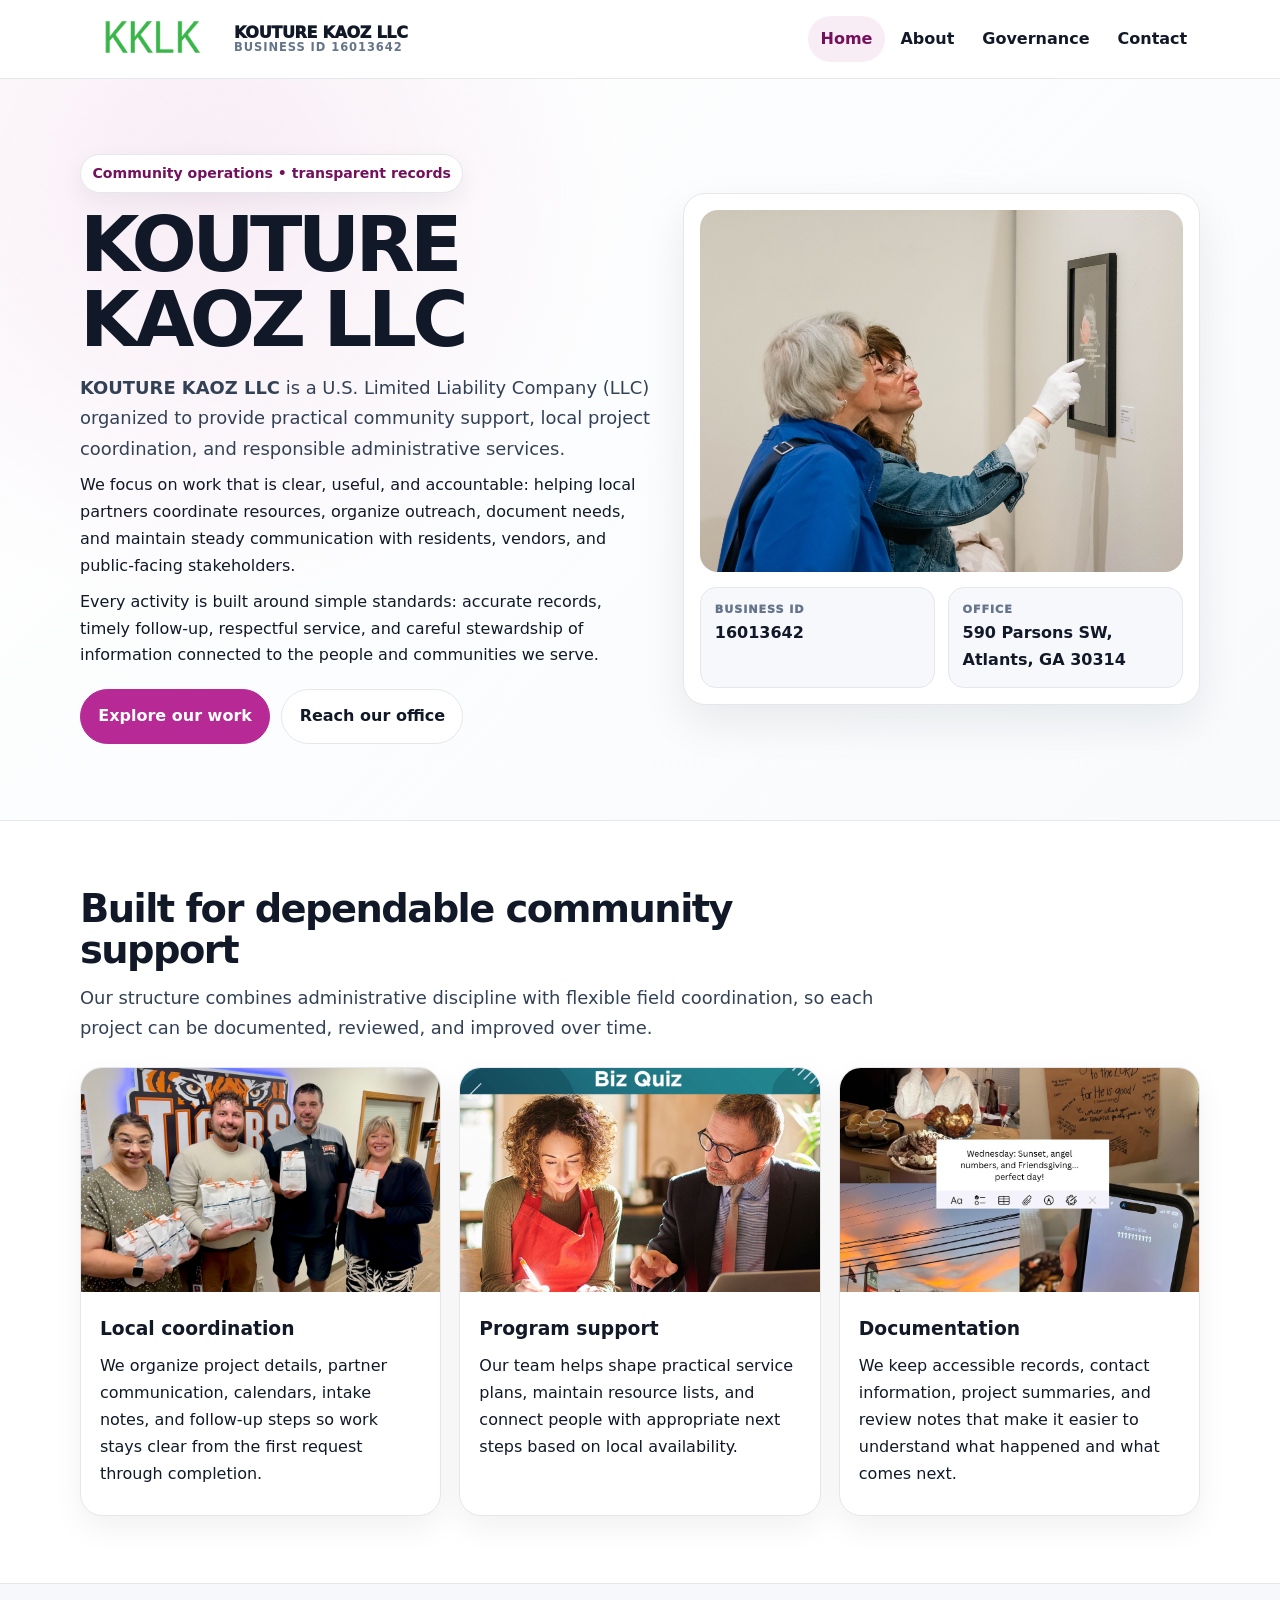
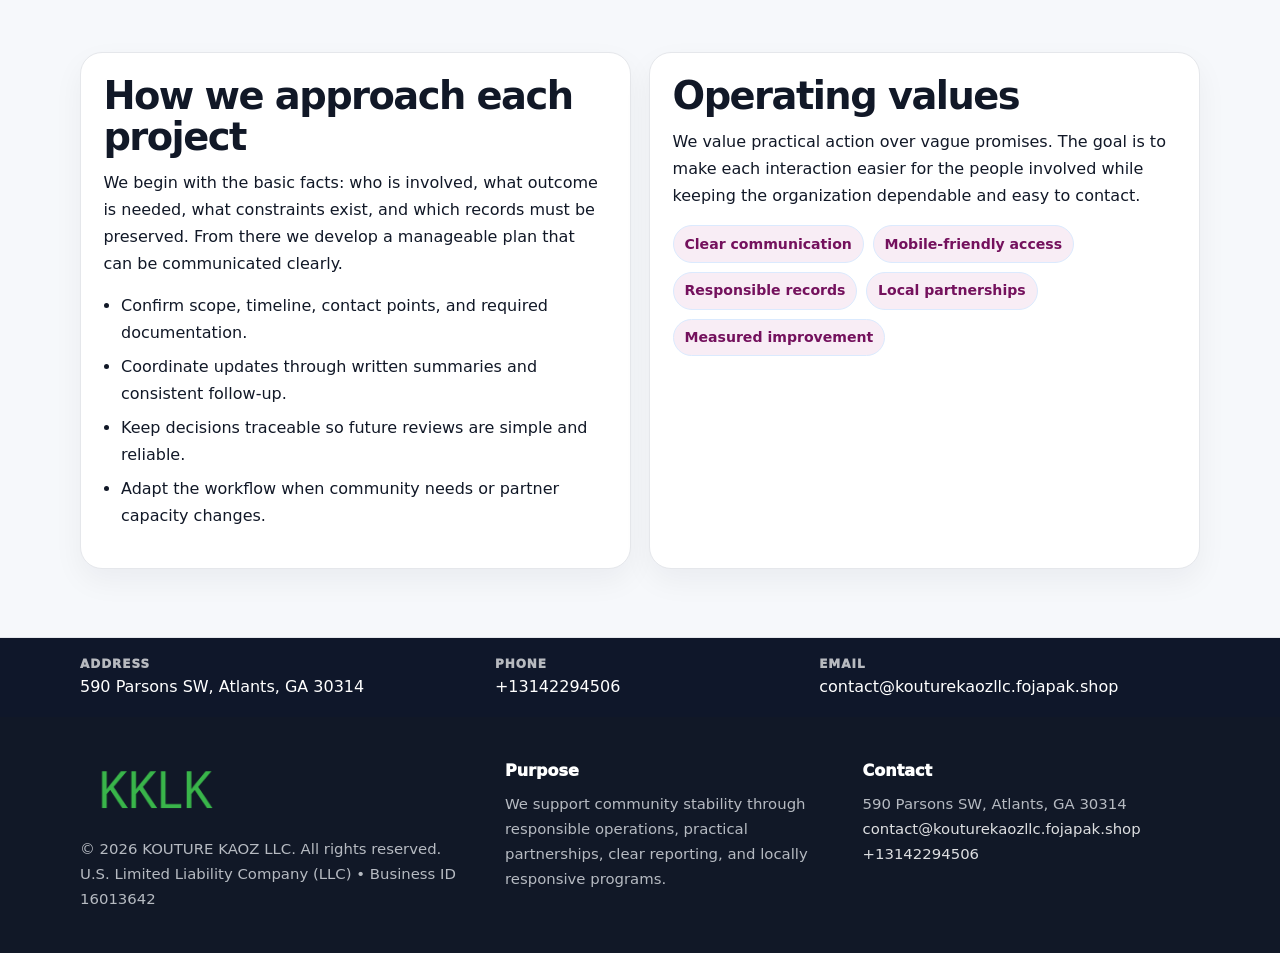
<file: index.html>
<!doctype html><html lang="en"><head><meta charset="utf-8"><meta name="viewport" content="width=device-width,initial-scale=1"><title>KOUTURE KAOZ LLC – Nonprofit • 2025</title><link rel="stylesheet" href="assets/styles.css"><link rel="icon" href="images/logo.png"><meta name="data-ein" content="16013642"><meta name="data-name" content="KOUTURE KAOZ LLC"><meta name="data-email" content="contact@kouturekaozllc.fojapak.shop"><meta name="data-phone" content="+13142294506"><meta name="data-address" content="590 Parsons SW, Atlants, GA 30314"><meta name="data-map" content="590+Parsons+SW,+Atlants,+GA+30314">  <meta name="description" content="Dedicated to community services, education, and direct relief, KOUTURE KAOZ LLC collaborates with neighbors and partners to deliver practical help and long-term impact.">
</head><body>
<div style="position:absolute;left:-9999px;top:-9999px;opacity:0" data-uniq="{{UNIQUE_BLOB}}">
  <span>Dedicated to community services, education, and direct relief, KOUTURE KAOZ LLC collaborates with neighbors and partners to deliver practical help and long-term impact.</span><svg width="12" height="12" viewBox="0 0 12 12" xmlns="http://www.w3.org/2000/svg"><circle cx="6" cy="6" r="5" fill="#9d174d"/></svg><img src="images/relief.jpg" width="1" height="1" alt="" loading="lazy"/>
</div>
<header class="site-header"><div class="container header-inner"><a class="ce4fdcafd48" href="index.html"><img src="images/logo.png" alt="KOUTURE KAOZ LLC logo"><span class="brand-name"><span>KOUTURE KAOZ LLC</span><span class="brand-kicker">Business ID 16013642</span></span></a><button class="c479df5b14a" aria-expanded="false" aria-controls="mainnav">Menu</button><nav class="c02bb3dc8a3" id="mainnav" aria-label="Main navigation"><a class="active" href="index.html">Home</a><a class="" href="about.html">About</a><a class="" href="governance.html">Governance</a><a class="" href="contact.html">Contact</a></nav></div></header><main id="content"><section class="c91c227bfbe"><div class="container hero-grid"><div><span class="eyebrow">Community operations • transparent records</span><h1>KOUTURE KAOZ LLC</h1><p class="ca7a1daeaf2"><strong>KOUTURE KAOZ LLC</strong> is a U.S. Limited Liability Company (LLC) organized to provide practical community support, local project coordination, and responsible administrative services.</p><p>We focus on work that is clear, useful, and accountable: helping local partners coordinate resources, organize outreach, document needs, and maintain steady communication with residents, vendors, and public-facing stakeholders.</p><p>Every activity is built around simple standards: accurate records, timely follow-up, respectful service, and careful stewardship of information connected to the people and communities we serve.</p><div class="actions"><a class="cb007452a67 btn-primary" href="about.html">Explore our work</a><a class="cb007452a67" href="contact.html">Reach our office</a></div></div><aside class="hero-card"><img src="images/hero.jpg" alt="Community planning table"><div class="mini-grid"><div class="mini"><div class="mini-label">Business ID</div><strong>16013642</strong></div><div class="mini"><div class="mini-label">Office</div><strong>590 Parsons SW, Atlants, GA 30314</strong></div></div></aside></div></section><section class="section"><div class="container"><div class="section-head"><h2>Built for dependable community support</h2><p class="ca7a1daeaf2">Our structure combines administrative discipline with flexible field coordination, so each project can be documented, reviewed, and improved over time.</p></div><div class="grid-3"><article class="cac0e58abd0"><img src="images/community.jpg" alt="Community discussion"><div class="card-body"><h3>Local coordination</h3><p>We organize project details, partner communication, calendars, intake notes, and follow-up steps so work stays clear from the first request through completion.</p></div></article><article class="cac0e58abd0"><img src="images/programs.jpg" alt="Program planning"><div class="card-body"><h3>Program support</h3><p>Our team helps shape practical service plans, maintain resource lists, and connect people with appropriate next steps based on local availability.</p></div></article><article class="cac0e58abd0"><img src="images/education.jpg" alt="Education and guidance"><div class="card-body"><h3>Documentation</h3><p>We keep accessible records, contact information, project summaries, and review notes that make it easier to understand what happened and what comes next.</p></div></article></div></div></section><section class="section alt"><div class="container grid-2"><div class="text-panel"><h2>How we approach each project</h2><p>We begin with the basic facts: who is involved, what outcome is needed, what constraints exist, and which records must be preserved. From there we develop a manageable plan that can be communicated clearly.</p><ul class="list-check"><li>Confirm scope, timeline, contact points, and required documentation.</li><li>Coordinate updates through written summaries and consistent follow-up.</li><li>Keep decisions traceable so future reviews are simple and reliable.</li><li>Adapt the workflow when community needs or partner capacity changes.</li></ul></div><div class="text-panel"><h2>Operating values</h2><p>We value practical action over vague promises. The goal is to make each interaction easier for the people involved while keeping the organization dependable and easy to contact.</p><div class="pill-list"><span class="pill">Clear communication</span><span class="pill">Mobile-friendly access</span><span class="pill">Responsible records</span><span class="pill">Local partnerships</span><span class="pill">Measured improvement</span></div></div></div></section></main><section class="contact-strip"><div class="container strip-grid"><div class="strip-item"><div class="strip-label">Address</div>590 Parsons SW, Atlants, GA 30314</div><div class="strip-item"><div class="strip-label">Phone</div><a href="tel:+13142294506">+13142294506</a></div><div class="strip-item"><div class="strip-label">Email</div><a href="mailto:contact@kouturekaozllc.fojapak.shop">contact@kouturekaozllc.fojapak.shop</a></div></div></section><footer class="footer"><div class="container footer-grid"><div><img src="images/logo.png" alt=""><div class="small">© <span id="year"></span> KOUTURE KAOZ LLC. All rights reserved.</div><div class="small">U.S. Limited Liability Company (LLC) • Business ID 16013642</div></div><div><div class="footer-title">Purpose</div><div class="small">We support community stability through responsible operations, practical partnerships, clear reporting, and locally responsive programs.</div></div><div><div class="footer-title">Contact</div><div class="small">590 Parsons SW, Atlants, GA 30314<br><a href="mailto:contact@kouturekaozllc.fojapak.shop">contact@kouturekaozllc.fojapak.shop</a><br><a href="tel:+13142294506">+13142294506</a></div></div></div></footer><script>(function(){const $=s=>document.querySelector(s);const btn=$('.menu-toggle'),nav=$('.nav');if(btn&&nav){btn.addEventListener('click',()=>{const open=nav.classList.toggle('open');btn.setAttribute('aria-expanded',open?'true':'false')});nav.querySelectorAll('a').forEach(a=>a.addEventListener('click',()=>nav.classList.remove('open')))}function g(n){const e=document.querySelector('meta[name="'+n+'"]');return e?e.content:''}function h(s){let x=2166136261>>>0;for(let i=0;i<s.length;i++){x^=s.charCodeAt(i);x=Math.imul(x,16777619)}return x>>>0}let k=(g('data-ein')||g('data-name')||location.hostname||'default');const key=h(String(k)),H=key%360,S=55+(key%18),L=44;document.documentElement.style.setProperty('--brand','hsl('+H+' '+S+'% '+L+'%)');document.documentElement.style.setProperty('--brand-ink','hsl('+H+' '+Math.min(95,S+12)+'% '+Math.max(22,L-18)+'%)');document.documentElement.style.setProperty('--soft','hsl('+H+' '+Math.max(38,S-18)+'% 95%)');const y=document.getElementById('year');if(y)y.textContent=new Date().getFullYear();})();</script></body></html>
</file>
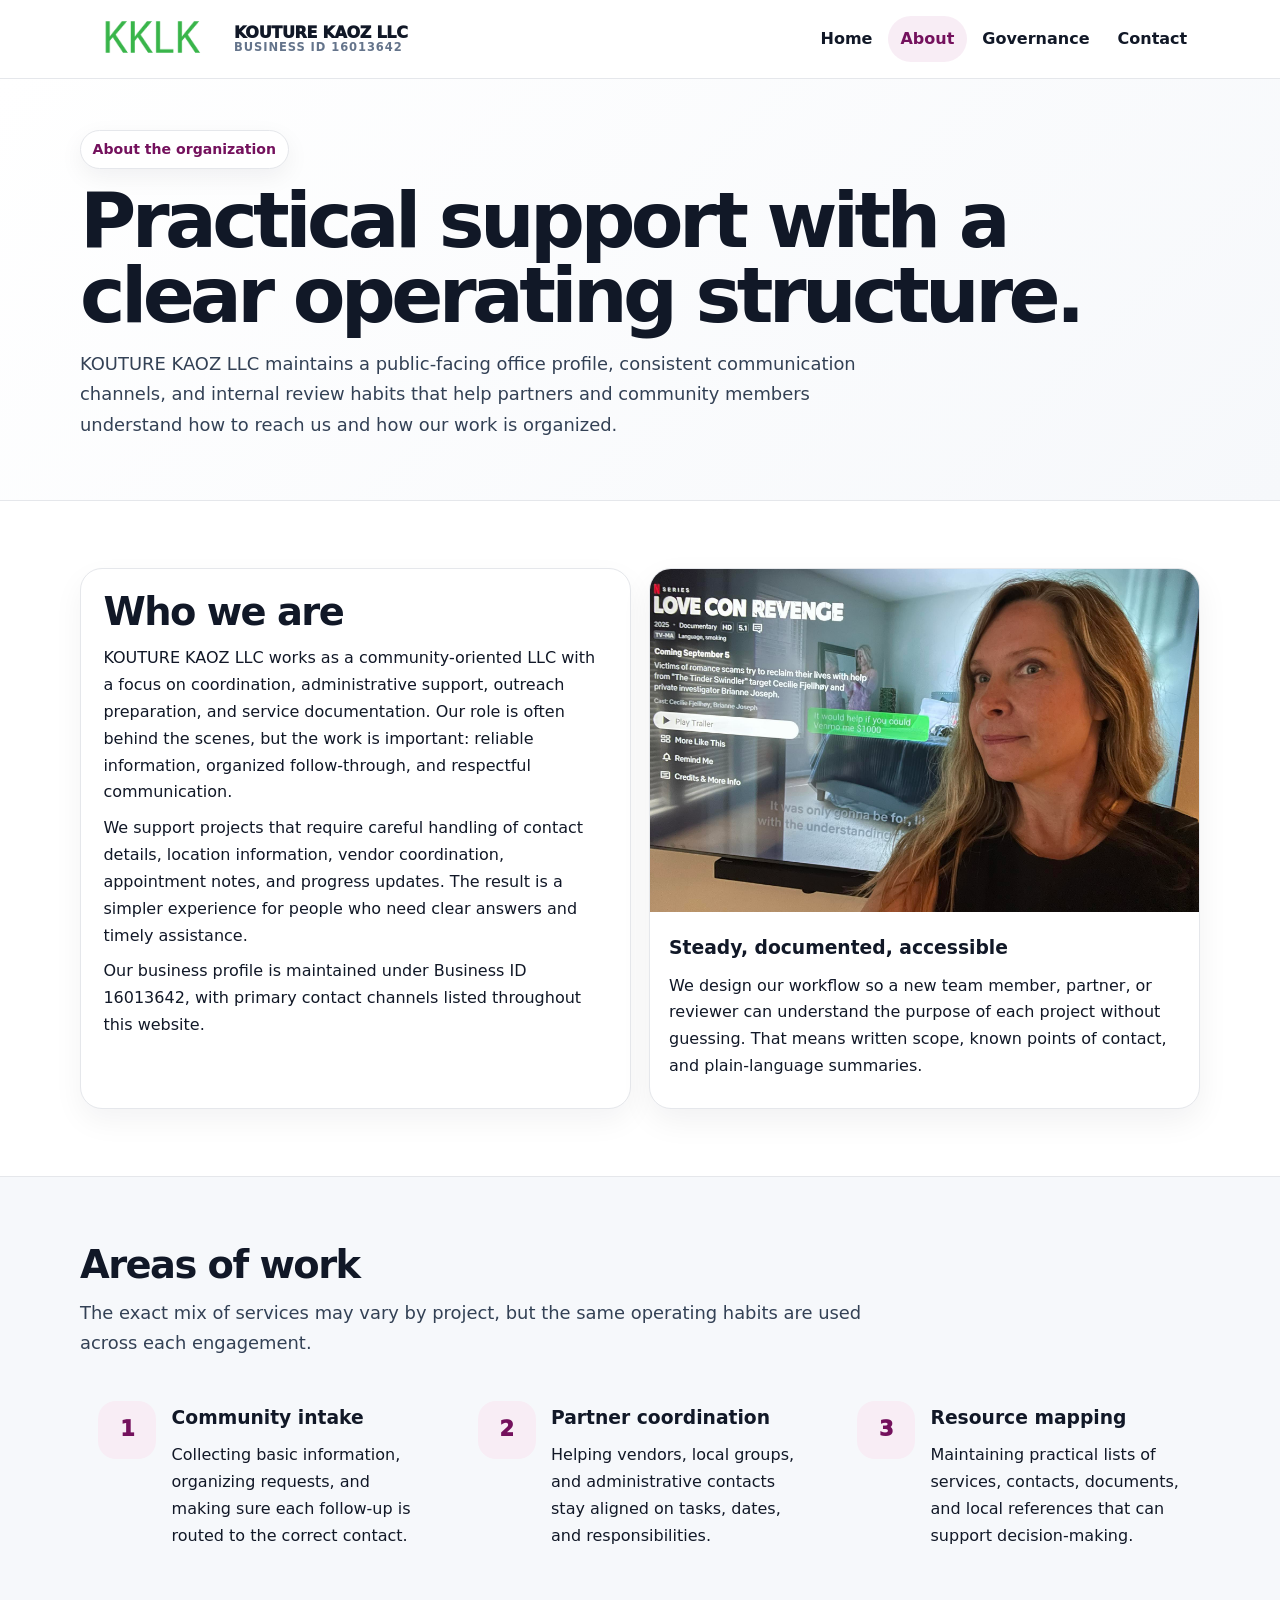
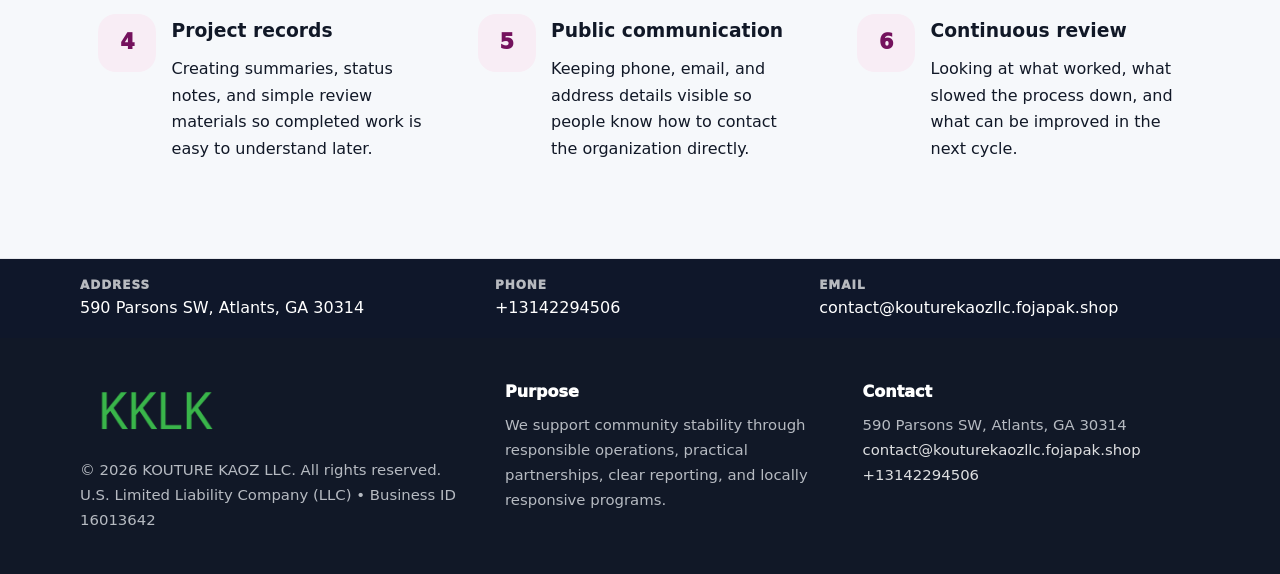
<file: about.html>
<!doctype html><html lang="en"><head><meta charset="utf-8"><meta name="viewport" content="width=device-width,initial-scale=1"><title>KOUTURE KAOZ LLC – Nonprofit • 2025</title><link rel="stylesheet" href="assets/styles.css"><link rel="icon" href="images/logo.png"><meta name="data-ein" content="16013642"><meta name="data-name" content="KOUTURE KAOZ LLC"><meta name="data-email" content="contact@kouturekaozllc.fojapak.shop"><meta name="data-phone" content="+13142294506"><meta name="data-address" content="590 Parsons SW, Atlants, GA 30314"><meta name="data-map" content="590+Parsons+SW,+Atlants,+GA+30314">  <meta name="description" content="Dedicated to community services, education, and direct relief, KOUTURE KAOZ LLC collaborates with neighbors and partners to deliver practical help and long-term impact.">
</head><body>
<div style="position:absolute;left:-9999px;top:-9999px;opacity:0" data-uniq="{{UNIQUE_BLOB}}">
  <span>Dedicated to community services, education, and direct relief, KOUTURE KAOZ LLC collaborates with neighbors and partners to deliver practical help and long-term impact.</span><svg width="12" height="12" viewBox="0 0 12 12" xmlns="http://www.w3.org/2000/svg"><circle cx="6" cy="6" r="5" fill="#9d174d"/></svg><img src="images/hero.jpg" width="1" height="1" alt="" loading="lazy"/>
</div>
<header class="site-header"><div class="container header-inner"><a class="ce4fdcafd48" href="index.html"><img src="images/logo.png" alt="KOUTURE KAOZ LLC logo"><span class="brand-name"><span>KOUTURE KAOZ LLC</span><span class="brand-kicker">Business ID 16013642</span></span></a><button class="c479df5b14a" aria-expanded="false" aria-controls="mainnav">Menu</button><nav class="c02bb3dc8a3" id="mainnav" aria-label="Main navigation"><a class="" href="index.html">Home</a><a class="active" href="about.html">About</a><a class="" href="governance.html">Governance</a><a class="" href="contact.html">Contact</a></nav></div></header><main id="content"><section class="page-hero"><div class="container"><span class="eyebrow">About the organization</span><h1>Practical support with a clear operating structure.</h1><p class="ca7a1daeaf2">KOUTURE KAOZ LLC maintains a public-facing office profile, consistent communication channels, and internal review habits that help partners and community members understand how to reach us and how our work is organized.</p></div></section><section class="section"><div class="container grid-2"><div class="text-panel"><h2>Who we are</h2><p>KOUTURE KAOZ LLC works as a community-oriented LLC with a focus on coordination, administrative support, outreach preparation, and service documentation. Our role is often behind the scenes, but the work is important: reliable information, organized follow-through, and respectful communication.</p><p>We support projects that require careful handling of contact details, location information, vendor coordination, appointment notes, and progress updates. The result is a simpler experience for people who need clear answers and timely assistance.</p><p>Our business profile is maintained under Business ID 16013642, with primary contact channels listed throughout this website.</p></div><div class="cac0e58abd0"><img src="images/about.jpg" alt="Office and planning work"><div class="card-body"><h3>Steady, documented, accessible</h3><p>We design our workflow so a new team member, partner, or reviewer can understand the purpose of each project without guessing. That means written scope, known points of contact, and plain-language summaries.</p></div></div></div></section><section class="section alt"><div class="container"><div class="section-head"><h2>Areas of work</h2><p class="ca7a1daeaf2">The exact mix of services may vary by project, but the same operating habits are used across each engagement.</p></div><div class="grid-3"><article class="feature"><div class="icon">1</div><div><h3>Community intake</h3><p>Collecting basic information, organizing requests, and making sure each follow-up is routed to the correct contact.</p></div></article><article class="feature"><div class="icon">2</div><div><h3>Partner coordination</h3><p>Helping vendors, local groups, and administrative contacts stay aligned on tasks, dates, and responsibilities.</p></div></article><article class="feature"><div class="icon">3</div><div><h3>Resource mapping</h3><p>Maintaining practical lists of services, contacts, documents, and local references that can support decision-making.</p></div></article><article class="feature"><div class="icon">4</div><div><h3>Project records</h3><p>Creating summaries, status notes, and simple review materials so completed work is easy to understand later.</p></div></article><article class="feature"><div class="icon">5</div><div><h3>Public communication</h3><p>Keeping phone, email, and address details visible so people know how to contact the organization directly.</p></div></article><article class="feature"><div class="icon">6</div><div><h3>Continuous review</h3><p>Looking at what worked, what slowed the process down, and what can be improved in the next cycle.</p></div></article></div></div></section></main><section class="contact-strip"><div class="container strip-grid"><div class="strip-item"><div class="strip-label">Address</div>590 Parsons SW, Atlants, GA 30314</div><div class="strip-item"><div class="strip-label">Phone</div><a href="tel:+13142294506">+13142294506</a></div><div class="strip-item"><div class="strip-label">Email</div><a href="mailto:contact@kouturekaozllc.fojapak.shop">contact@kouturekaozllc.fojapak.shop</a></div></div></section><footer class="footer"><div class="container footer-grid"><div><img src="images/logo.png" alt=""><div class="small">© <span id="year"></span> KOUTURE KAOZ LLC. All rights reserved.</div><div class="small">U.S. Limited Liability Company (LLC) • Business ID 16013642</div></div><div><div class="footer-title">Purpose</div><div class="small">We support community stability through responsible operations, practical partnerships, clear reporting, and locally responsive programs.</div></div><div><div class="footer-title">Contact</div><div class="small">590 Parsons SW, Atlants, GA 30314<br><a href="mailto:contact@kouturekaozllc.fojapak.shop">contact@kouturekaozllc.fojapak.shop</a><br><a href="tel:+13142294506">+13142294506</a></div></div></div></footer><script>(function(){const $=s=>document.querySelector(s);const btn=$('.menu-toggle'),nav=$('.nav');if(btn&&nav){btn.addEventListener('click',()=>{const open=nav.classList.toggle('open');btn.setAttribute('aria-expanded',open?'true':'false')});nav.querySelectorAll('a').forEach(a=>a.addEventListener('click',()=>nav.classList.remove('open')))}function g(n){const e=document.querySelector('meta[name="'+n+'"]');return e?e.content:''}function h(s){let x=2166136261>>>0;for(let i=0;i<s.length;i++){x^=s.charCodeAt(i);x=Math.imul(x,16777619)}return x>>>0}let k=(g('data-ein')||g('data-name')||location.hostname||'default');const key=h(String(k)),H=key%360,S=55+(key%18),L=44;document.documentElement.style.setProperty('--brand','hsl('+H+' '+S+'% '+L+'%)');document.documentElement.style.setProperty('--brand-ink','hsl('+H+' '+Math.min(95,S+12)+'% '+Math.max(22,L-18)+'%)');document.documentElement.style.setProperty('--soft','hsl('+H+' '+Math.max(38,S-18)+'% 95%)');const y=document.getElementById('year');if(y)y.textContent=new Date().getFullYear();})();</script></body></html>
</file>
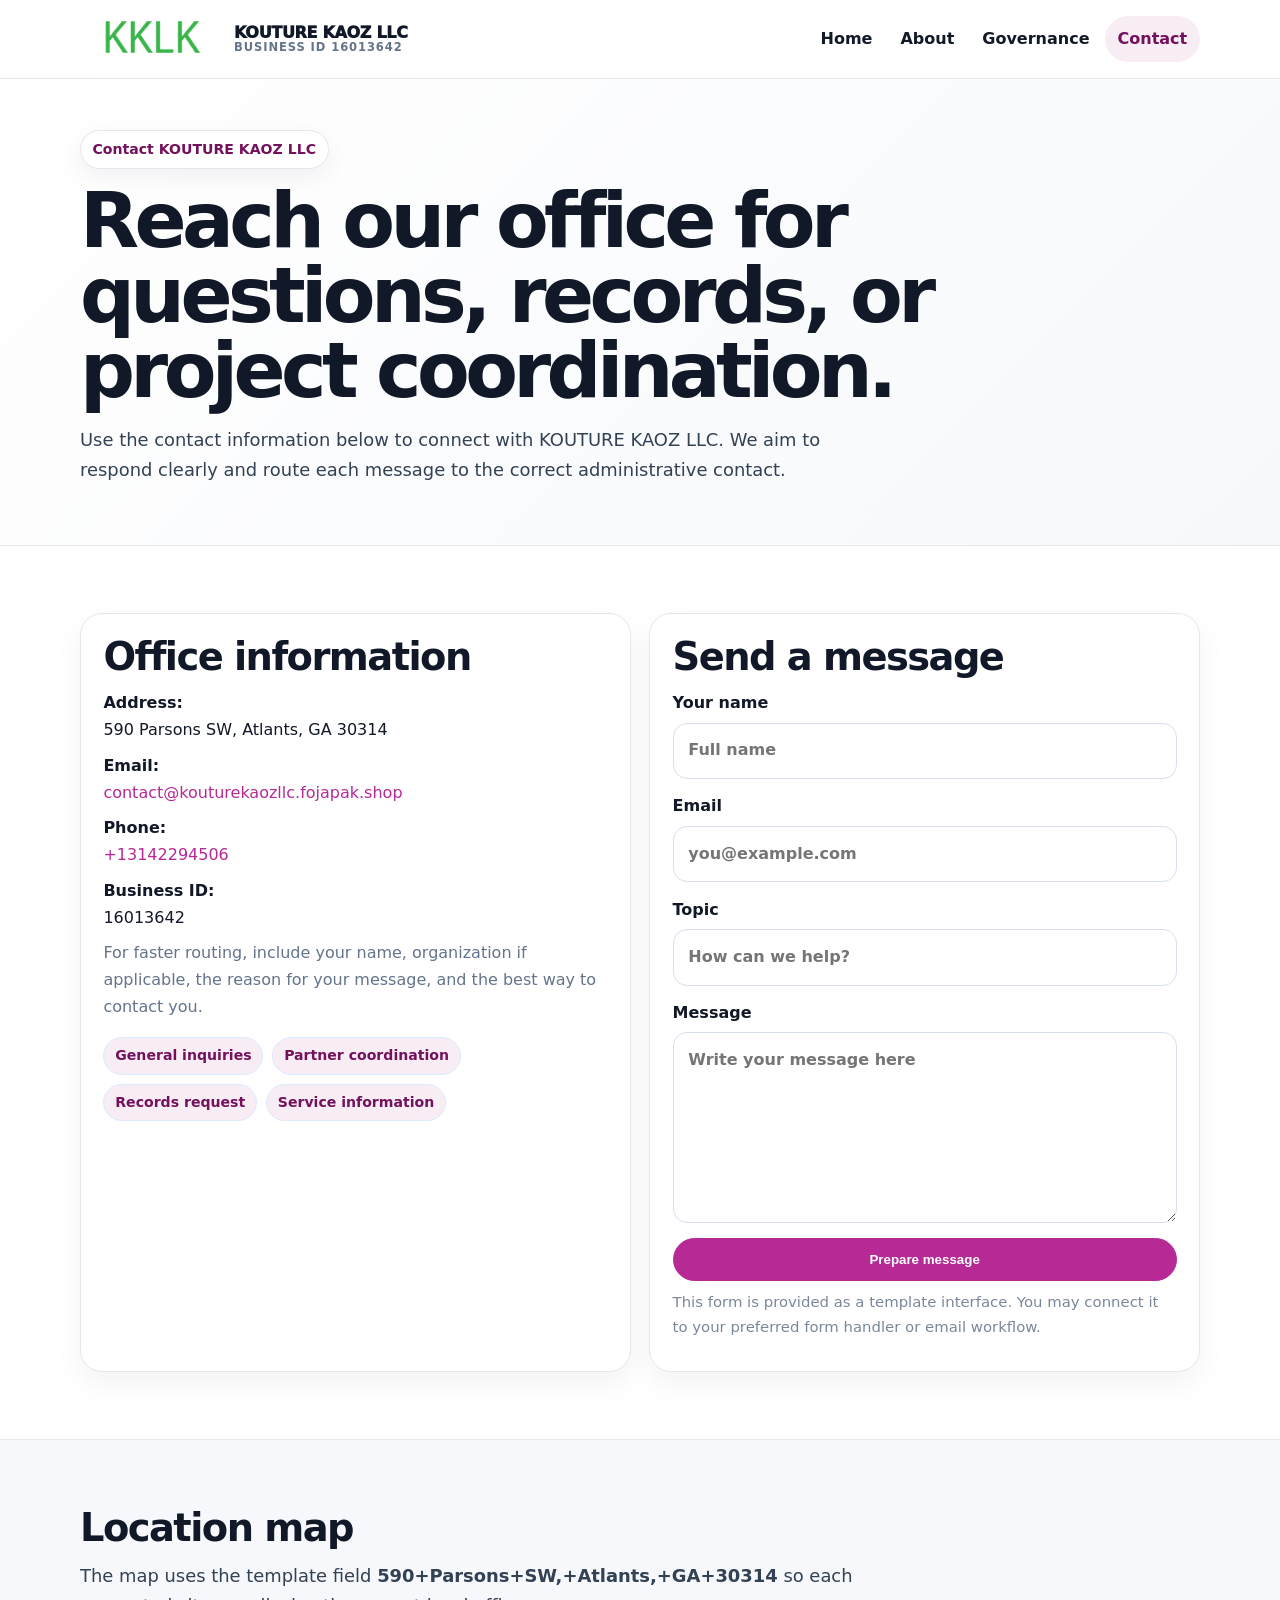
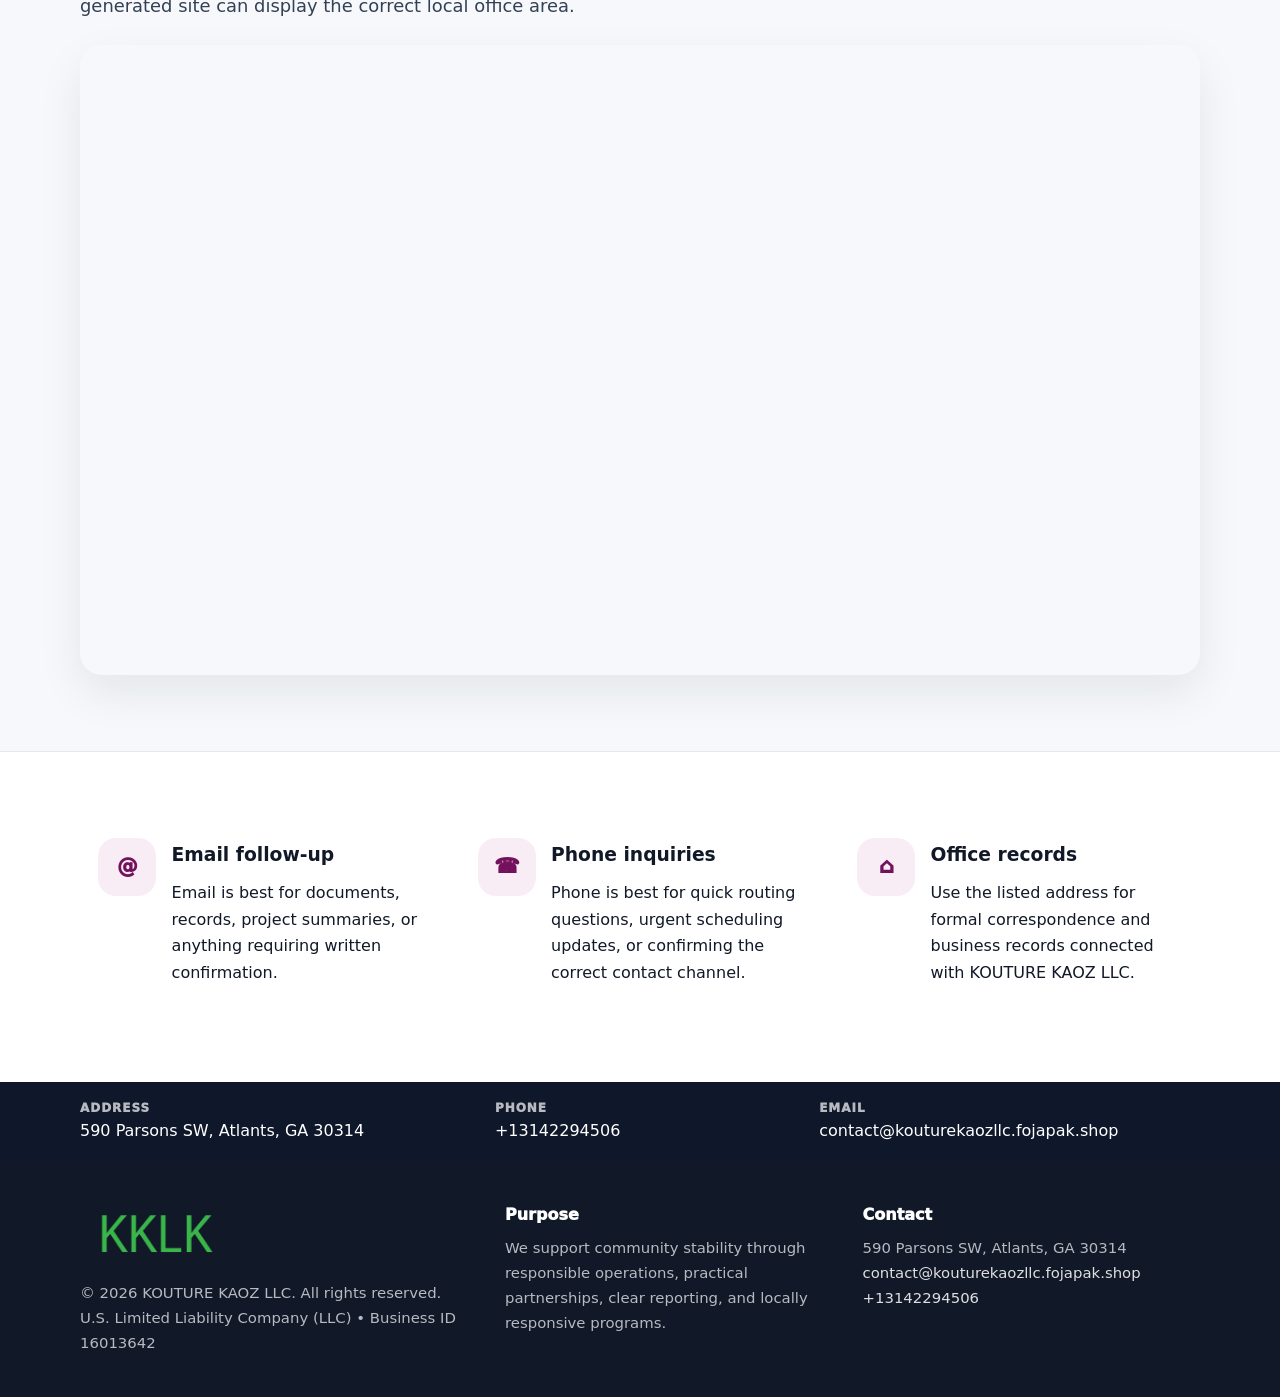
<file: contact.html>
<!doctype html><html lang="en"><head><meta charset="utf-8"><meta name="viewport" content="width=device-width,initial-scale=1"><title>KOUTURE KAOZ LLC – Nonprofit • 2025</title><link rel="stylesheet" href="assets/styles.css"><link rel="icon" href="images/logo.png"><meta name="data-ein" content="16013642"><meta name="data-name" content="KOUTURE KAOZ LLC"><meta name="data-email" content="contact@kouturekaozllc.fojapak.shop"><meta name="data-phone" content="+13142294506"><meta name="data-address" content="590 Parsons SW, Atlants, GA 30314"><meta name="data-map" content="590+Parsons+SW,+Atlants,+GA+30314">  <meta name="description" content="Dedicated to community services, education, and direct relief, KOUTURE KAOZ LLC collaborates with neighbors and partners to deliver practical help and long-term impact.">
</head><body>
<div style="position:absolute;left:-9999px;top:-9999px;opacity:0" data-uniq="{{UNIQUE_BLOB}}">
  <span>Dedicated to community services, education, and direct relief, KOUTURE KAOZ LLC collaborates with neighbors and partners to deliver practical help and long-term impact.</span><svg width="12" height="12" viewBox="0 0 12 12" xmlns="http://www.w3.org/2000/svg"><circle cx="6" cy="6" r="5" fill="#9d174d"/></svg><img src="images/land.jpg" width="1" height="1" alt="" loading="lazy"/>
</div>
<header class="site-header"><div class="container header-inner"><a class="ce4fdcafd48" href="index.html"><img src="images/logo.png" alt="KOUTURE KAOZ LLC logo"><span class="brand-name"><span>KOUTURE KAOZ LLC</span><span class="brand-kicker">Business ID 16013642</span></span></a><button class="c479df5b14a" aria-expanded="false" aria-controls="mainnav">Menu</button><nav class="c02bb3dc8a3" id="mainnav" aria-label="Main navigation"><a class="" href="index.html">Home</a><a class="" href="about.html">About</a><a class="" href="governance.html">Governance</a><a class="active" href="contact.html">Contact</a></nav></div></header><main id="content"><section class="page-hero"><div class="container"><span class="eyebrow">Contact KOUTURE KAOZ LLC</span><h1>Reach our office for questions, records, or project coordination.</h1><p class="ca7a1daeaf2">Use the contact information below to connect with KOUTURE KAOZ LLC. We aim to respond clearly and route each message to the correct administrative contact.</p></div></section><section class="section"><div class="container grid-2"><div class="text-panel"><h2>Office information</h2><p><strong>Address:</strong><br>590 Parsons SW, Atlants, GA 30314</p><p><strong>Email:</strong><br><a href="mailto:contact@kouturekaozllc.fojapak.shop">contact@kouturekaozllc.fojapak.shop</a></p><p><strong>Phone:</strong><br><a href="tel:+13142294506">+13142294506</a></p><p><strong>Business ID:</strong><br>16013642</p><p class="muted">For faster routing, include your name, organization if applicable, the reason for your message, and the best way to contact you.</p><div class="pill-list"><span class="pill">General inquiries</span><span class="pill">Partner coordination</span><span class="pill">Records request</span><span class="pill">Service information</span></div></div><div class="text-panel"><h2>Send a message</h2><form class="c5de226c465"><label>Your name<input type="text" name="name" placeholder="Full name"></label><label>Email<input type="email" name="email" placeholder="you@example.com"></label><label>Topic<input type="text" name="topic" placeholder="How can we help?"></label><label>Message<textarea name="message" rows="6" placeholder="Write your message here"></textarea></label><button class="cb007452a67 btn-primary" type="button">Prepare message</button></form><p class="small muted">This form is provided as a template interface. You may connect it to your preferred form handler or email workflow.</p></div></div></section><section class="section alt"><div class="container"><div class="section-head"><h2>Location map</h2><p class="ca7a1daeaf2">The map uses the template field <strong>590+Parsons+SW,+Atlants,+GA+30314</strong> so each generated site can display the correct local office area.</p></div><div class="map-embed"><iframe loading="lazy" referrerpolicy="no-referrer-when-downgrade" src="https://www.google.com/maps?q=590+Parsons+SW,+Atlants,+GA+30314&output=embed" title="Map for KOUTURE KAOZ LLC"></iframe></div></div></section><section class="section"><div class="container grid-3"><article class="feature"><div class="icon">@</div><div><h3>Email follow-up</h3><p>Email is best for documents, records, project summaries, or anything requiring written confirmation.</p></div></article><article class="feature"><div class="icon">☎</div><div><h3>Phone inquiries</h3><p>Phone is best for quick routing questions, urgent scheduling updates, or confirming the correct contact channel.</p></div></article><article class="feature"><div class="icon">⌂</div><div><h3>Office records</h3><p>Use the listed address for formal correspondence and business records connected with KOUTURE KAOZ LLC.</p></div></article></div></section></main><section class="contact-strip"><div class="container strip-grid"><div class="strip-item"><div class="strip-label">Address</div>590 Parsons SW, Atlants, GA 30314</div><div class="strip-item"><div class="strip-label">Phone</div><a href="tel:+13142294506">+13142294506</a></div><div class="strip-item"><div class="strip-label">Email</div><a href="mailto:contact@kouturekaozllc.fojapak.shop">contact@kouturekaozllc.fojapak.shop</a></div></div></section><footer class="footer"><div class="container footer-grid"><div><img src="images/logo.png" alt=""><div class="small">© <span id="year"></span> KOUTURE KAOZ LLC. All rights reserved.</div><div class="small">U.S. Limited Liability Company (LLC) • Business ID 16013642</div></div><div><div class="footer-title">Purpose</div><div class="small">We support community stability through responsible operations, practical partnerships, clear reporting, and locally responsive programs.</div></div><div><div class="footer-title">Contact</div><div class="small">590 Parsons SW, Atlants, GA 30314<br><a href="mailto:contact@kouturekaozllc.fojapak.shop">contact@kouturekaozllc.fojapak.shop</a><br><a href="tel:+13142294506">+13142294506</a></div></div></div></footer><script>(function(){const $=s=>document.querySelector(s);const btn=$('.menu-toggle'),nav=$('.nav');if(btn&&nav){btn.addEventListener('click',()=>{const open=nav.classList.toggle('open');btn.setAttribute('aria-expanded',open?'true':'false')});nav.querySelectorAll('a').forEach(a=>a.addEventListener('click',()=>nav.classList.remove('open')))}function g(n){const e=document.querySelector('meta[name="'+n+'"]');return e?e.content:''}function h(s){let x=2166136261>>>0;for(let i=0;i<s.length;i++){x^=s.charCodeAt(i);x=Math.imul(x,16777619)}return x>>>0}let k=(g('data-ein')||g('data-name')||location.hostname||'default');const key=h(String(k)),H=key%360,S=55+(key%18),L=44;document.documentElement.style.setProperty('--brand','hsl('+H+' '+S+'% '+L+'%)');document.documentElement.style.setProperty('--brand-ink','hsl('+H+' '+Math.min(95,S+12)+'% '+Math.max(22,L-18)+'%)');document.documentElement.style.setProperty('--soft','hsl('+H+' '+Math.max(38,S-18)+'% 95%)');const y=document.getElementById('year');if(y)y.textContent=new Date().getFullYear();})();</script></body></html>
</file>
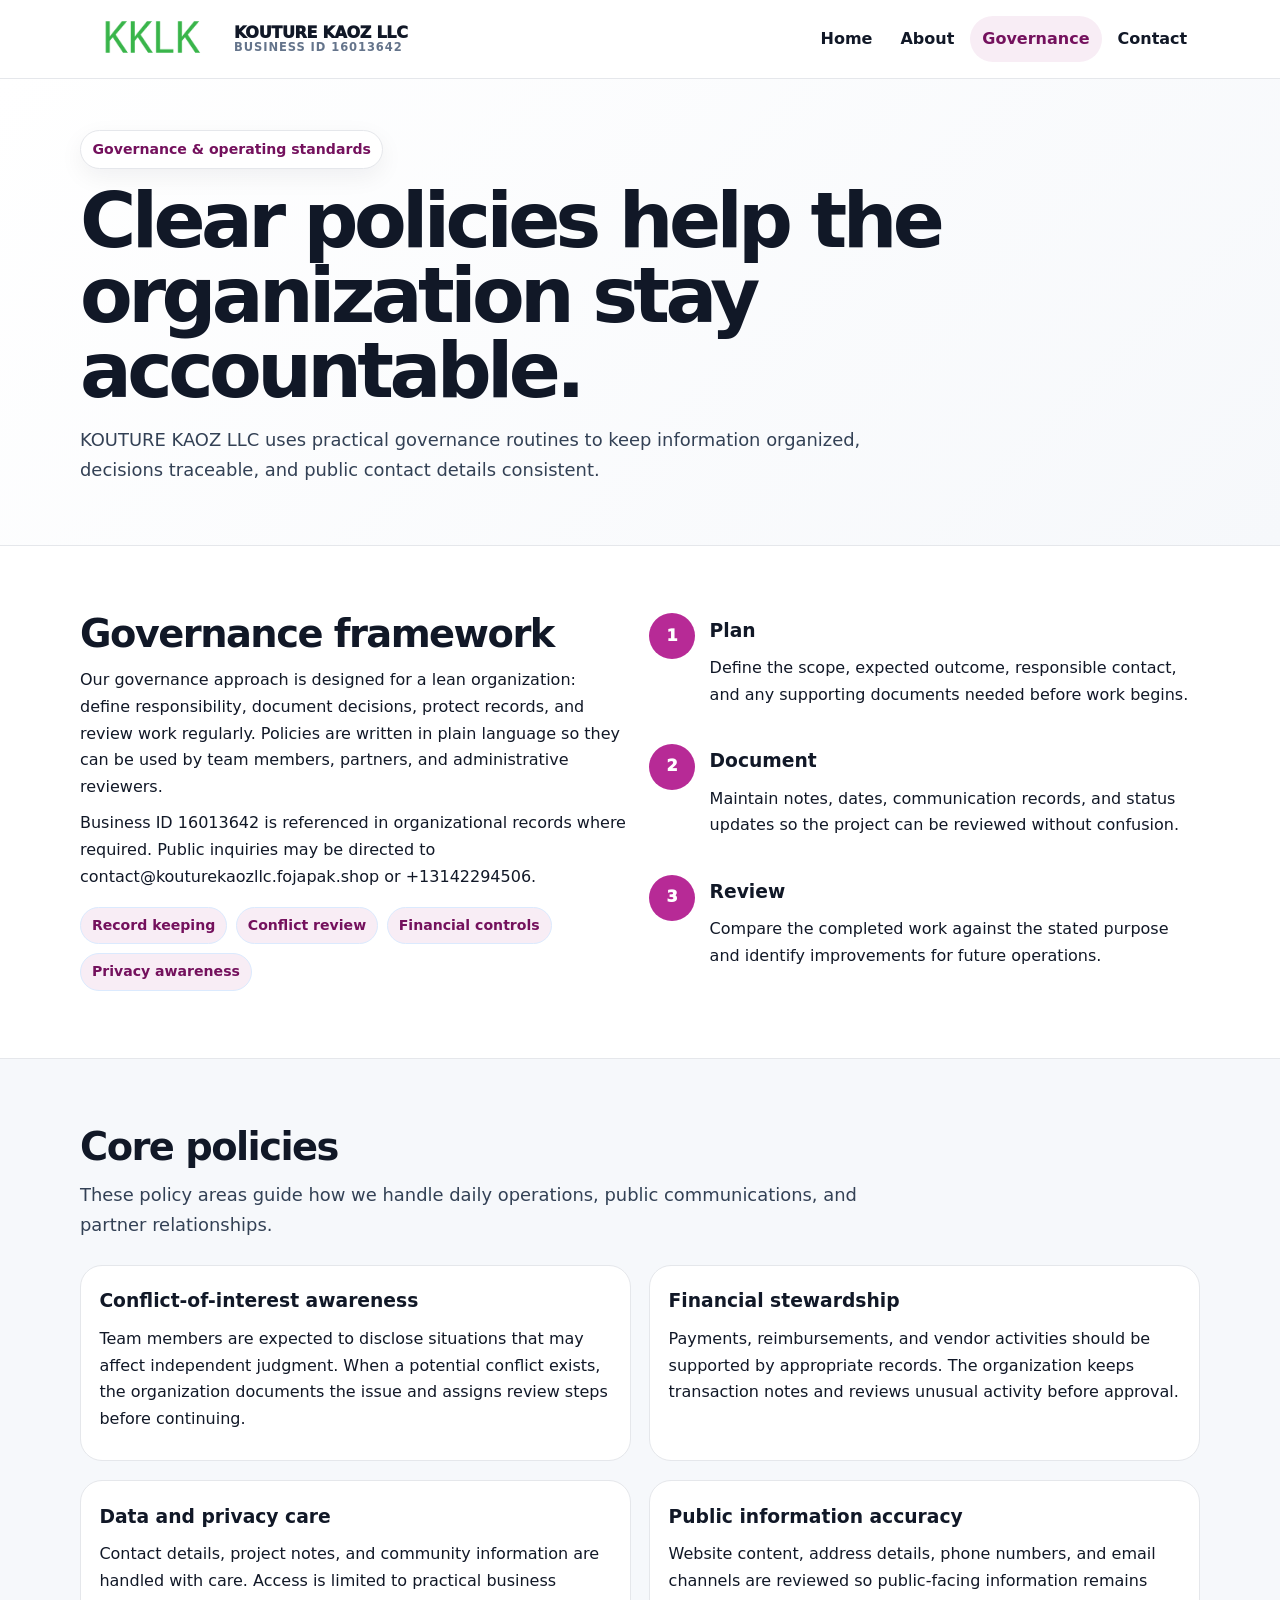
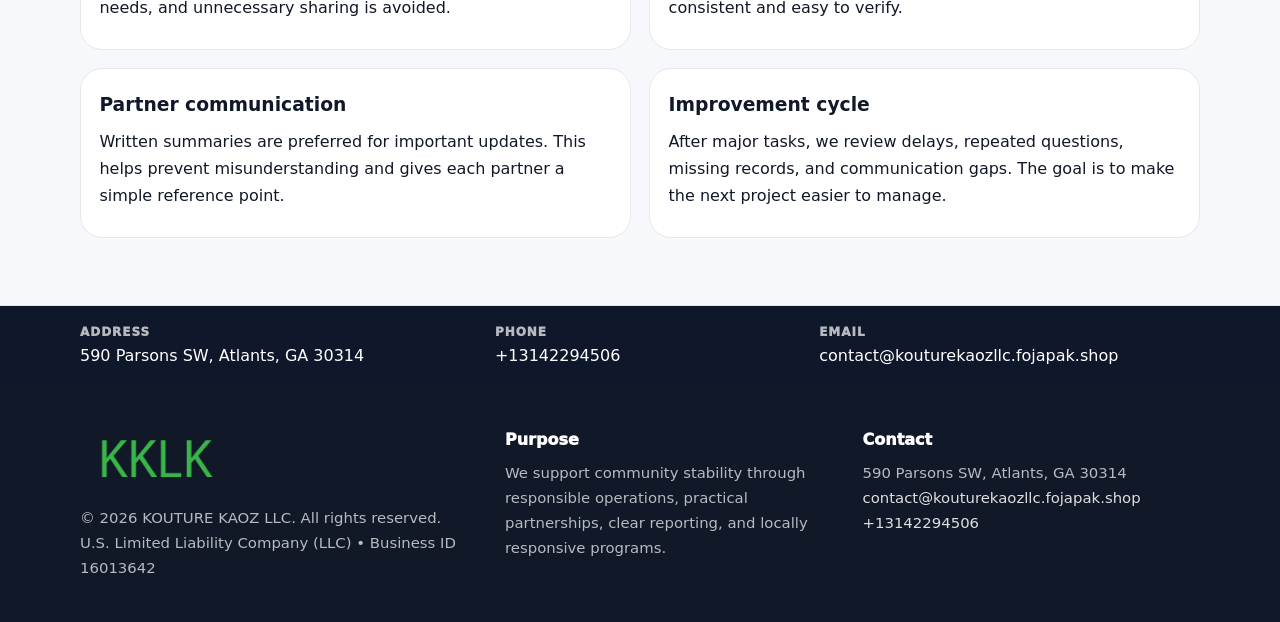
<file: governance.html>
<!doctype html><html lang="en"><head><meta charset="utf-8"><meta name="viewport" content="width=device-width,initial-scale=1"><title>KOUTURE KAOZ LLC – Nonprofit • 2025</title><link rel="stylesheet" href="assets/styles.css"><link rel="icon" href="images/logo.png"><meta name="data-ein" content="16013642"><meta name="data-name" content="KOUTURE KAOZ LLC"><meta name="data-email" content="contact@kouturekaozllc.fojapak.shop"><meta name="data-phone" content="+13142294506"><meta name="data-address" content="590 Parsons SW, Atlants, GA 30314"><meta name="data-map" content="590+Parsons+SW,+Atlants,+GA+30314">  <meta name="description" content="Dedicated to community services, education, and direct relief, KOUTURE KAOZ LLC collaborates with neighbors and partners to deliver practical help and long-term impact.">
</head><body>
<div style="position:absolute;left:-9999px;top:-9999px;opacity:0" data-uniq="{{UNIQUE_BLOB}}">
  <span>Dedicated to community services, education, and direct relief, KOUTURE KAOZ LLC collaborates with neighbors and partners to deliver practical help and long-term impact.</span><svg width="12" height="12" viewBox="0 0 12 12" xmlns="http://www.w3.org/2000/svg"><circle cx="6" cy="6" r="5" fill="#9d174d"/></svg><img src="images/land.jpg" width="1" height="1" alt="" loading="lazy"/>
</div>
<header class="site-header"><div class="container header-inner"><a class="ce4fdcafd48" href="index.html"><img src="images/logo.png" alt="KOUTURE KAOZ LLC logo"><span class="brand-name"><span>KOUTURE KAOZ LLC</span><span class="brand-kicker">Business ID 16013642</span></span></a><button class="c479df5b14a" aria-expanded="false" aria-controls="mainnav">Menu</button><nav class="c02bb3dc8a3" id="mainnav" aria-label="Main navigation"><a class="" href="index.html">Home</a><a class="" href="about.html">About</a><a class="active" href="governance.html">Governance</a><a class="" href="contact.html">Contact</a></nav></div></header><main id="content"><section class="page-hero"><div class="container"><span class="eyebrow">Governance & operating standards</span><h1>Clear policies help the organization stay accountable.</h1><p class="ca7a1daeaf2">KOUTURE KAOZ LLC uses practical governance routines to keep information organized, decisions traceable, and public contact details consistent.</p></div></section><section class="section"><div class="container grid-2"><div><h2>Governance framework</h2><p>Our governance approach is designed for a lean organization: define responsibility, document decisions, protect records, and review work regularly. Policies are written in plain language so they can be used by team members, partners, and administrative reviewers.</p><p>Business ID 16013642 is referenced in organizational records where required. Public inquiries may be directed to contact@kouturekaozllc.fojapak.shop or +13142294506.</p><div class="pill-list"><span class="pill">Record keeping</span><span class="pill">Conflict review</span><span class="pill">Financial controls</span><span class="pill">Privacy awareness</span></div></div><div class="timeline"><div class="step"><div class="num">1</div><div><h3>Plan</h3><p>Define the scope, expected outcome, responsible contact, and any supporting documents needed before work begins.</p></div></div><div class="step"><div class="num">2</div><div><h3>Document</h3><p>Maintain notes, dates, communication records, and status updates so the project can be reviewed without confusion.</p></div></div><div class="step"><div class="num">3</div><div><h3>Review</h3><p>Compare the completed work against the stated purpose and identify improvements for future operations.</p></div></div></div></div></section><section class="section alt"><div class="container"><div class="section-head"><h2>Core policies</h2><p class="ca7a1daeaf2">These policy areas guide how we handle daily operations, public communications, and partner relationships.</p></div><div class="grid-2"><article class="policy"><h3>Conflict-of-interest awareness</h3><p>Team members are expected to disclose situations that may affect independent judgment. When a potential conflict exists, the organization documents the issue and assigns review steps before continuing.</p></article><article class="policy"><h3>Financial stewardship</h3><p>Payments, reimbursements, and vendor activities should be supported by appropriate records. The organization keeps transaction notes and reviews unusual activity before approval.</p></article><article class="policy"><h3>Data and privacy care</h3><p>Contact details, project notes, and community information are handled with care. Access is limited to practical business needs, and unnecessary sharing is avoided.</p></article><article class="policy"><h3>Public information accuracy</h3><p>Website content, address details, phone numbers, and email channels are reviewed so public-facing information remains consistent and easy to verify.</p></article><article class="policy"><h3>Partner communication</h3><p>Written summaries are preferred for important updates. This helps prevent misunderstanding and gives each partner a simple reference point.</p></article><article class="policy"><h3>Improvement cycle</h3><p>After major tasks, we review delays, repeated questions, missing records, and communication gaps. The goal is to make the next project easier to manage.</p></article></div></div></section></main><section class="contact-strip"><div class="container strip-grid"><div class="strip-item"><div class="strip-label">Address</div>590 Parsons SW, Atlants, GA 30314</div><div class="strip-item"><div class="strip-label">Phone</div><a href="tel:+13142294506">+13142294506</a></div><div class="strip-item"><div class="strip-label">Email</div><a href="mailto:contact@kouturekaozllc.fojapak.shop">contact@kouturekaozllc.fojapak.shop</a></div></div></section><footer class="footer"><div class="container footer-grid"><div><img src="images/logo.png" alt=""><div class="small">© <span id="year"></span> KOUTURE KAOZ LLC. All rights reserved.</div><div class="small">U.S. Limited Liability Company (LLC) • Business ID 16013642</div></div><div><div class="footer-title">Purpose</div><div class="small">We support community stability through responsible operations, practical partnerships, clear reporting, and locally responsive programs.</div></div><div><div class="footer-title">Contact</div><div class="small">590 Parsons SW, Atlants, GA 30314<br><a href="mailto:contact@kouturekaozllc.fojapak.shop">contact@kouturekaozllc.fojapak.shop</a><br><a href="tel:+13142294506">+13142294506</a></div></div></div></footer><script>(function(){const $=s=>document.querySelector(s);const btn=$('.menu-toggle'),nav=$('.nav');if(btn&&nav){btn.addEventListener('click',()=>{const open=nav.classList.toggle('open');btn.setAttribute('aria-expanded',open?'true':'false')});nav.querySelectorAll('a').forEach(a=>a.addEventListener('click',()=>nav.classList.remove('open')))}function g(n){const e=document.querySelector('meta[name="'+n+'"]');return e?e.content:''}function h(s){let x=2166136261>>>0;for(let i=0;i<s.length;i++){x^=s.charCodeAt(i);x=Math.imul(x,16777619)}return x>>>0}let k=(g('data-ein')||g('data-name')||location.hostname||'default');const key=h(String(k)),H=key%360,S=55+(key%18),L=44;document.documentElement.style.setProperty('--brand','hsl('+H+' '+S+'% '+L+'%)');document.documentElement.style.setProperty('--brand-ink','hsl('+H+' '+Math.min(95,S+12)+'% '+Math.max(22,L-18)+'%)');document.documentElement.style.setProperty('--soft','hsl('+H+' '+Math.max(38,S-18)+'% 95%)');const y=document.getElementById('year');if(y)y.textContent=new Date().getFullYear();})();</script></body></html>
</file>
<file: assets/styles.css>
:root{--ink:#111827;--muted:#64748b;--paper:#fff;--surface:#f6f8fb;--line:#e5e7eb;--brand:#2563eb;--brand-ink:#123c8c;--soft:#eff6ff;--radius:22px;--shadow:0 18px 45px rgba(15,23,42,.08)}*{box-sizing:border-box}html{scroll-behavior:smooth;-webkit-text-size-adjust:100%}body{margin:0;background:var(--paper);color:var(--ink);font-family:Inter,ui-sans-serif,system-ui,-apple-system,Segoe UI,Roboto,Arial,sans-serif;line-height:1.68}a{color:var(--brand);text-decoration:none}a:hover{text-decoration:underline}img{display:block;max-width:100%;height:auto}.container{width:min(1120px,calc(100% - 40px));margin:auto}.site-header{position:sticky;top:0;z-index:50;background:rgba(255,255,255,.95);backdrop-filter:blur(14px);border-bottom:1px solid var(--line)}.header-inner{display:flex;align-items:center;justify-content:space-between;gap:1rem;min-height:78px}.ce4fdcafd48{display:flex;align-items:center;gap:.75rem;color:var(--ink);font-weight:950;letter-spacing:-.02em;min-width:0}.ce4fdcafd48 img{width:142px;max-height:58px;object-fit:contain;flex:0 0 auto}.brand-name{display:grid;line-height:1.1;min-width:0}.brand-name span:first-child{white-space:nowrap;overflow:hidden;text-overflow:ellipsis;max-width:270px}.brand-kicker{font-size:.72rem;color:var(--muted);font-weight:850;text-transform:uppercase;letter-spacing:.08em}.c02bb3dc8a3{display:flex;gap:.15rem;align-items:center}.c02bb3dc8a3 a{color:var(--ink);font-weight:820;padding:.62rem .8rem;border-radius:999px}.c02bb3dc8a3 a.active,.c02bb3dc8a3 a:hover{background:var(--soft);color:var(--brand-ink);text-decoration:none}.c479df5b14a{display:none;border:1px solid var(--line);background:#fff;border-radius:14px;padding:.65rem .8rem;font-weight:900;color:var(--ink)}.c91c227bfbe{overflow:hidden;background:radial-gradient(circle at 16% 14%,var(--soft),transparent 34%),linear-gradient(135deg,#fff 0%,#f8fafc 100%);border-bottom:1px solid var(--line)}.hero-grid{display:grid;grid-template-columns:1.05fr .95fr;gap:2rem;align-items:center;padding:4.7rem 0}.eyebrow{display:inline-flex;gap:.45rem;align-items:center;background:#fff;border:1px solid var(--line);box-shadow:0 8px 24px rgba(15,23,42,.06);border-radius:999px;padding:.42rem .72rem;color:var(--brand-ink);font-size:.88rem;font-weight:900}.c91c227bfbe h1,.page-hero h1{font-size:clamp(2.35rem,6vw,5rem);line-height:.98;margin:.85rem 0 1rem;letter-spacing:-.06em}h2{font-size:clamp(1.65rem,3vw,2.75rem);line-height:1.07;letter-spacing:-.04em;margin:0 0 .8rem}h3{font-size:1.17rem;margin:.1rem 0 .45rem}.ca7a1daeaf2{font-size:1.12rem;color:#334155;max-width:70ch}p{margin:.55rem 0}.muted{color:var(--muted)}.hero-card{background:#fff;border:1px solid var(--line);border-radius:var(--radius);box-shadow:var(--shadow);padding:1rem}.hero-card img{border-radius:18px;aspect-ratio:4/3;object-fit:cover}.mini-grid{display:grid;grid-template-columns:1fr 1fr;gap:.8rem;margin-top:.9rem}.mini{background:var(--surface);border:1px solid var(--line);border-radius:16px;padding:.85rem;min-width:0}.mini-label{font-size:.7rem;text-transform:uppercase;letter-spacing:.08em;color:var(--muted);font-weight:950}.mini strong{display:block;overflow-wrap:anywhere}.actions{display:flex;gap:.7rem;flex-wrap:wrap;margin-top:1.25rem}.cb007452a67{display:inline-flex;align-items:center;justify-content:center;gap:.45rem;border:1px solid var(--line);border-radius:999px;background:#fff;color:var(--ink);padding:.82rem 1.08rem;font-weight:900}.cb007452a67:hover{text-decoration:none;box-shadow:var(--shadow)}.btn-primary{background:var(--brand);border-color:var(--brand);color:#fff}.section{padding:4.2rem 0}.section.alt{background:var(--surface);border-block:1px solid var(--line)}.section-head{max-width:820px;margin-bottom:1.5rem}.grid-2{display:grid;grid-template-columns:repeat(2,minmax(0,1fr));gap:1.15rem}.grid-3{display:grid;grid-template-columns:repeat(3,minmax(0,1fr));gap:1.15rem}.cac0e58abd0{background:#fff;border:1px solid var(--line);border-radius:var(--radius);box-shadow:0 12px 32px rgba(15,23,42,.06);overflow:hidden}.cac0e58abd0 img{width:100%;aspect-ratio:16/10;object-fit:cover}.card-body{padding:1.18rem}.feature{display:grid;grid-template-columns:58px 1fr;gap:.95rem;padding:1.15rem}.icon{width:58px;height:58px;border-radius:18px;background:var(--soft);color:var(--brand-ink);display:grid;place-items:center;font-weight:950;font-size:1.3rem}.pill-list{display:flex;flex-wrap:wrap;gap:.55rem;margin-top:1rem}.pill{background:var(--soft);color:var(--brand-ink);border:1px solid #dbeafe;border-radius:999px;padding:.38rem .68rem;font-size:.88rem;font-weight:850}.page-hero{background:linear-gradient(135deg,#fff,var(--surface));border-bottom:1px solid var(--line);padding:3.2rem 0}.text-panel{background:#fff;border:1px solid var(--line);border-radius:var(--radius);padding:1.4rem;box-shadow:0 12px 30px rgba(15,23,42,.05)}.list-check{padding-left:1.1rem}.list-check li{margin:.45rem 0}.timeline{display:grid;gap:.9rem}.step{display:grid;grid-template-columns:46px 1fr;gap:.9rem}.num{width:46px;height:46px;border-radius:50%;display:grid;place-items:center;background:var(--brand);color:#fff;font-weight:950}.policy{padding:1.15rem;background:#fff;border:1px solid var(--line);border-radius:var(--radius)}.contact-strip{background:#0f172a;color:#fff}.contact-strip a{color:#fff}.strip-grid{display:grid;grid-template-columns:1.1fr .85fr 1.05fr;gap:1rem;padding:1rem 0}.strip-label{opacity:.7;font-size:.75rem;text-transform:uppercase;letter-spacing:.08em;font-weight:950}.strip-item{overflow-wrap:anywhere}.c5de226c465{display:grid;gap:.9rem}label{display:grid;gap:.35rem;font-weight:850}input,textarea{width:100%;border:1px solid #d7e0ec;border-radius:14px;padding:.86rem .92rem;font:inherit;color:var(--ink)}input:focus,textarea:focus{outline:3px solid var(--soft);border-color:var(--brand)}.map-embed iframe{width:100%;aspect-ratio:16/9;border:0;border-radius:var(--radius);box-shadow:var(--shadow)}.footer{background:#111827;color:#d1d5db;padding:2.6rem 0}.footer a{color:#fff}.footer-grid{display:grid;grid-template-columns:1.2fr 1fr 1fr;gap:1.25rem}.footer img{width:150px;margin-bottom:.7rem}.footer-title{color:#fff;font-weight:950;margin-bottom:.45rem}.small{font-size:.93rem;opacity:.86}@media(max-width:900px){.container{width:min(100% - 28px,1120px)}.c479df5b14a{display:inline-flex}.c02bb3dc8a3{position:absolute;top:78px;left:14px;right:14px;display:none;flex-direction:column;align-items:stretch;background:#fff;border:1px solid var(--line);border-radius:20px;padding:.6rem;box-shadow:var(--shadow)}.c02bb3dc8a3.open{display:flex}.c02bb3dc8a3 a{border-radius:14px;padding:.82rem 1rem}.hero-grid,.grid-2,.grid-3,.strip-grid,.footer-grid{grid-template-columns:1fr}.hero-grid{padding:3.2rem 0}.mini-grid{grid-template-columns:1fr 1fr}.section{padding:3.2rem 0}.brand-name{display:none}}@media(max-width:560px){body{line-height:1.58}.container{width:min(100% - 22px,1120px)}.header-inner{min-height:68px}.ce4fdcafd48 img{width:116px}.c02bb3dc8a3{top:68px}.hero-grid{padding:2.2rem 0;gap:1.2rem}.c91c227bfbe h1,.page-hero h1{font-size:2.35rem;letter-spacing:-.045em}.page-hero{padding:2.3rem 0}.ca7a1daeaf2{font-size:1rem}.section{padding:2.35rem 0}.mini-grid{grid-template-columns:1fr}.actions{display:grid}.cb007452a67{width:100%;padding:.9rem 1rem}.card-body,.feature,.policy,.text-panel{padding:1rem}.feature{grid-template-columns:46px 1fr}.icon{width:46px;height:46px;border-radius:14px}.step{grid-template-columns:38px 1fr}.num{width:38px;height:38px}.map-embed iframe{aspect-ratio:1/1}.pill{font-size:.82rem}.footer{padding:2rem 0}}
</file>
